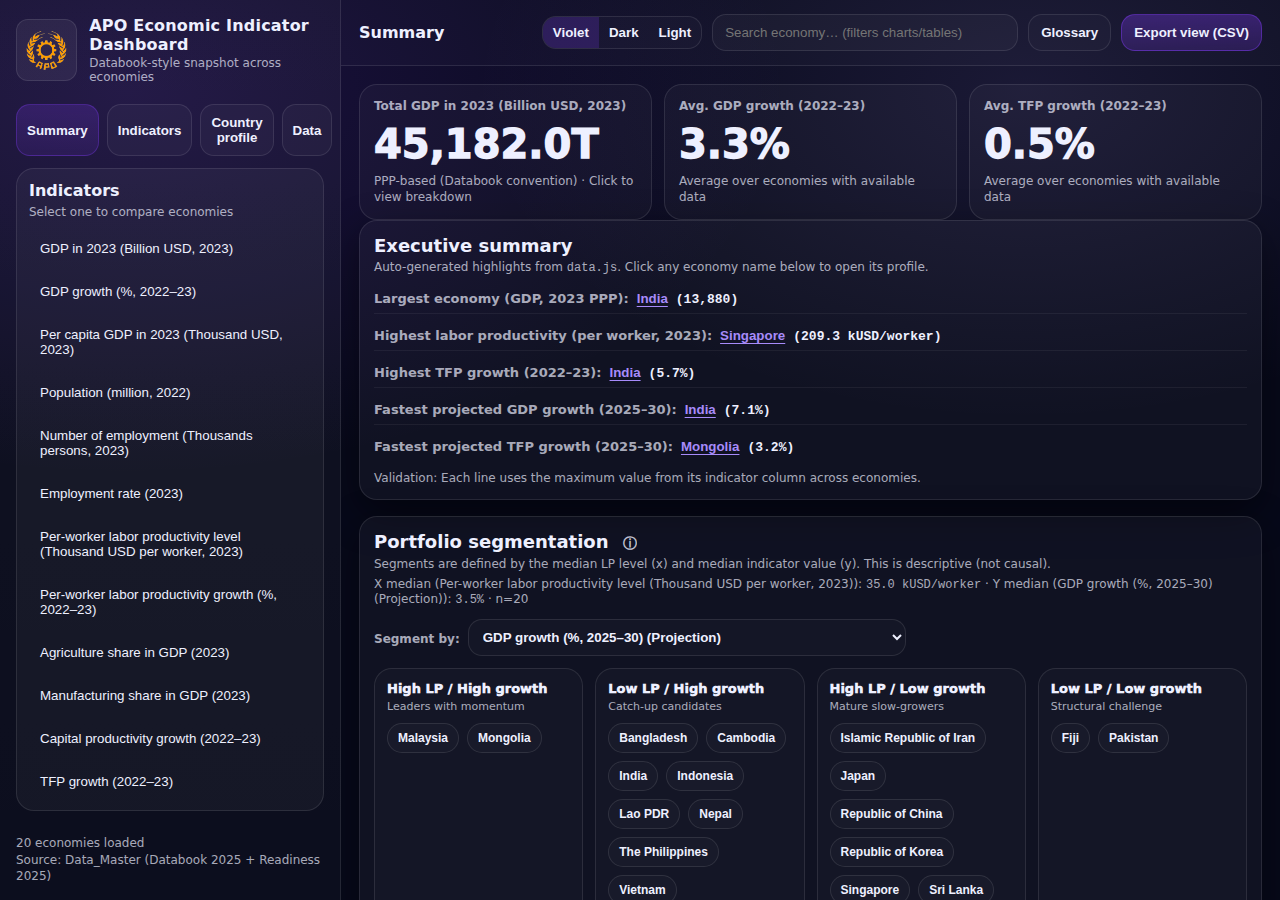
<file: index.html>
<!doctype html>
<html lang="en" data-theme="violet">
<head>
  <meta charset="utf-8"/>
  <meta name="viewport" content="width=device-width,initial-scale=1"/>
  <title>APO Economic Indicator Dashboard</title>
  <link rel="stylesheet" href="styles.css"/>
</head>
<body>
  <div class="app">
    <aside class="sidebar">
      <div class="brand" role="button" tabindex="0" id="brandHome" aria-label="Go to Summary">
        <img src="apo-logo.png" class="logoImg" alt="APO logo"/>
        <div>
          <div class="brandTitle">APO Economic Indicator Dashboard</div>
          <div class="brandSub">Databook-style snapshot across economies</div>
        </div>
      </div>

      <div class="nav">
        <button class="navItem active" data-view="summary">Summary</button>
        <button class="navItem" data-view="indicators">Indicators</button>
        <button class="navItem" data-view="profile">Country profile</button>
        <button class="navItem" data-view="data">Data</button>
      </div>

      <div class="panel" id="indicatorPanel">
        <div class="panelTitle">Indicators</div>
        <div class="panelHint">Select one to compare economies</div>
        <div class="indicatorList" id="indicatorList"></div>
      </div>

      <div class="footer">
        <div><span id="economyCount">—</span> economies loaded</div>
        <div class="muted" id="sourceLabel">Source: Data_Master (Databook 2025 + Readiness 2025)</div>
      </div>
    </aside>

    <main class="main">
      <div class="topbar">
        <div class="crumbs" id="crumbs">Summary</div>
        <div class="topbarRight">
          <div class="seg" id="themeSeg" aria-label="Theme switch">
            <button class="segBtn active" data-theme="violet">Violet</button>
            <button class="segBtn" data-theme="dark">Dark</button>
            <button class="segBtn" data-theme="light">Light</button>
          </div>
          <input class="search" id="searchBox" placeholder="Search economy… (filters charts/tables)"/>
          <button class="btnInlineGhost" id="glossaryBtn">Glossary</button>
          <button class="btnInline" id="exportBtn">Export view (CSV)</button>
        </div>
      </div>

      <div class="content">
        <div class="view" id="view-summary"></div>

        <div class="view hidden" id="view-indicators">
          <div class="card">
            <div class="cardHeader">
              <div>
                <div class="cardTitle" id="indicatorTitle">Indicators</div>
                <div class="cardSub" id="indicatorSub">Please select an indicator from the sidebar.</div>
              </div>
              <div class="controls">
                <div class="seg" id="modeSeg" aria-label="Data / Projection">
                  <button class="segBtn" data-mode="data">Data</button>
                  <button class="segBtn" data-mode="projection">Projection</button>
                  <button class="segBtn active" data-mode="all">All</button>
                </div>
                <select class="select" id="sortSelect" aria-label="Sort order">
                  <option value="highest">Sort: highest → lowest</option>
                  <option value="lowest">Sort: lowest → highest</option>
                  <option value="alpha">Sort: A → Z</option>
                </select>
              </div>
            </div>

            <div class="chartHint" id="chartHint">Please select an indicator.</div>
            <div class="chartArea">
              <div class="barList" id="barList"></div>
            </div>

            <div class="rowBetween">
              <div class="pill" id="tableMeta">—</div>
            </div>
            <div class="tableWrap">
              <table class="table" id="tableView"></table>
            </div>
          </div>
        </div>

        <div class="view hidden" id="view-profile"></div>
        <div class="view hidden" id="view-data"></div>
      </div>
    </main>
  </div>

  <!-- GDP breakdown modal -->
  <div class="modal hidden" id="gdpModal" aria-hidden="true">
    <div class="modalOverlay" id="gdpModalOverlay"></div>
    <div class="modalCard">
      <div class="modalHeader">
        <div>
          <div class="modalTitle" id="gdpModalTitle">GDP (PPP) breakdown — 2023</div>
          <div class="modalSub">Country name + GDP size. Sorted highest → lowest.</div>
        </div>
        <button class="btnInlineGhost" id="gdpModalClose" aria-label="Close">Close</button>
      </div>
      <div class="modalBody" id="gdpModalBody"></div>
    </div>
  </div>

  <!-- Glossary modal -->
  <div class="modal hidden" id="glossaryModal" aria-hidden="true">
    <div class="modalOverlay" id="glossaryModalOverlay"></div>
    <div class="modalCard">
      <div class="modalHeader">
        <div>
          <div class="modalTitle">Glossary</div>
          <div class="modalSub">Definitions used in this dashboard.</div>
        </div>
        <button class="btnInlineGhost" id="glossaryModalClose" aria-label="Close">Close</button>
      </div>
      <div class="modalBody" id="glossaryModalBody"></div>
    </div>
  </div>

  <script src="data.js"></script>
  <script src="app.js"></script>
</body>
</html>
</file>
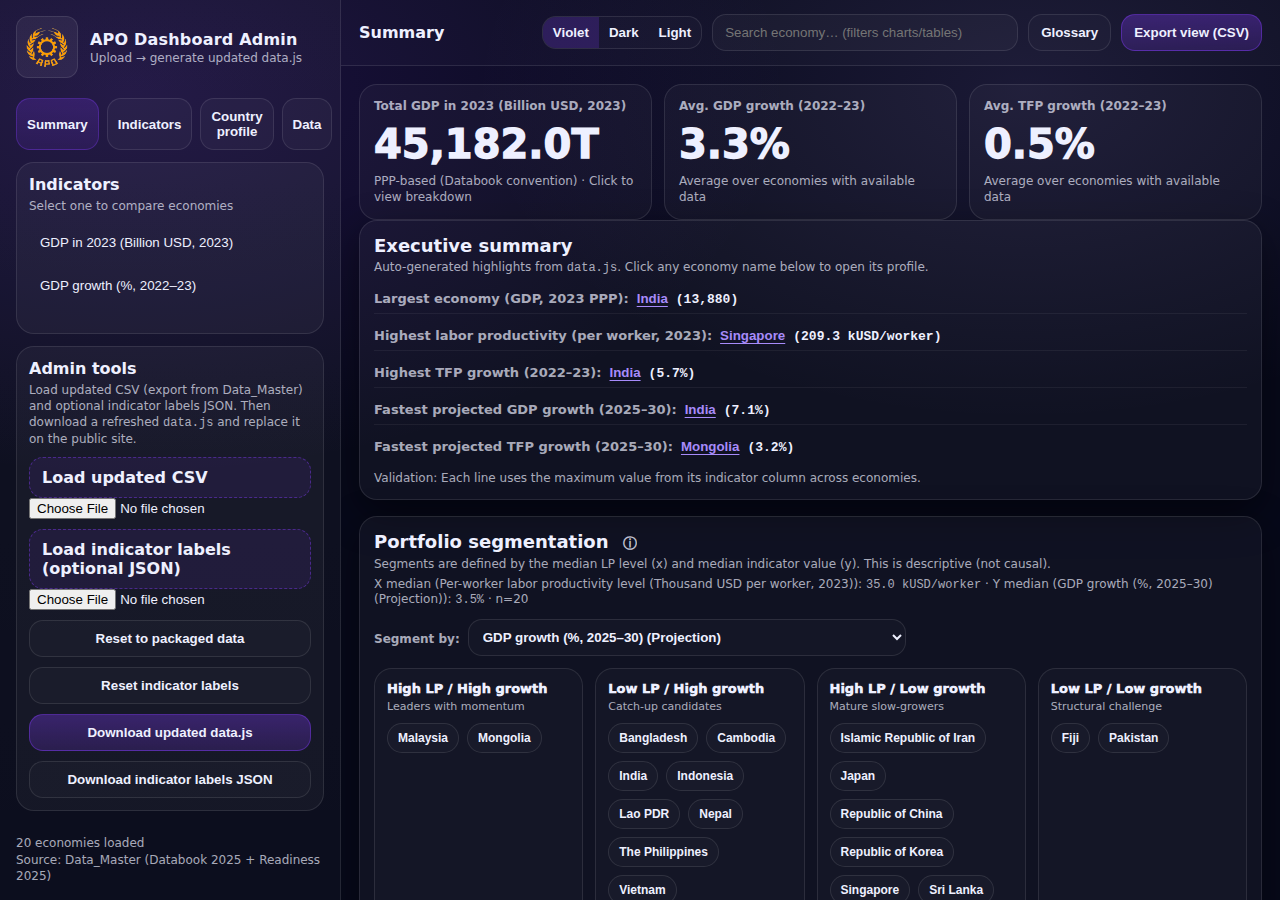
<file: admin.html>
<!doctype html>
<html lang="en" data-theme="violet">
<head>
  <meta charset="utf-8"/>
  <meta name="viewport" content="width=device-width,initial-scale=1"/>
  <title>APO Dashboard Admin</title>
  <link rel="stylesheet" href="styles.css"/>
</head>
<body>
  <script>window.APO_ADMIN = true;</script>

  <div class="app">
    <aside class="sidebar">
      <div class="brand" role="button" tabindex="0" id="brandHome" aria-label="Go to Summary">
        <img src="apo-logo.png" class="logoImg" alt="APO logo"/>
        <div>
          <div class="brandTitle">APO Dashboard Admin</div>
          <div class="brandSub">Upload → generate updated data.js</div>
        </div>
      </div>

      <div class="nav">
        <button class="navItem active" data-view="summary">Summary</button>
        <button class="navItem" data-view="indicators">Indicators</button>
        <button class="navItem" data-view="profile">Country profile</button>
        <button class="navItem" data-view="data">Data</button>
      </div>

      <div class="panel" id="indicatorPanel">
        <div class="panelTitle">Indicators</div>
        <div class="panelHint">Select one to compare economies</div>
        <div class="indicatorList" id="indicatorList"></div>
      </div>

      <div class="panel">
        <div class="panelTitle">Admin tools</div>
        <div class="panelHint">
          Load updated CSV (export from Data_Master) and optional indicator labels JSON.
          Then download a refreshed <span class="mono">data.js</span> and replace it on the public site.
        </div>

        <label class="fileBtn" for="csvInput">Load updated CSV</label>
        <input type="file" id="csvInput" accept=".csv,text/csv"/>

        <label class="fileBtn" for="indicatorJsonInput">Load indicator labels (optional JSON)</label>
        <input type="file" id="indicatorJsonInput" accept=".json,application/json"/>

        <button class="btnGhost" id="resetDataBtn">Reset to packaged data</button>
        <button class="btnGhost" id="resetIndicatorsBtn">Reset indicator labels</button>

        <button class="btn" id="downloadDataJsBtn">Download updated data.js</button>
        <button class="btnGhost" id="downloadIndicatorJsonBtn">Download indicator labels JSON</button>
      </div>

      <div class="footer">
        <div><span id="economyCount">—</span> economies loaded</div>
        <div class="muted" id="sourceLabel">Source: Data_Master (Databook 2025 + Readiness 2025)</div>
      </div>
    </aside>

    <main class="main">
      <div class="topbar">
        <div class="crumbs" id="crumbs">Summary</div>
        <div class="topbarRight">
          <div class="seg" id="themeSeg" aria-label="Theme switch">
            <button class="segBtn active" data-theme="violet">Violet</button>
            <button class="segBtn" data-theme="dark">Dark</button>
            <button class="segBtn" data-theme="light">Light</button>
          </div>
          <input class="search" id="searchBox" placeholder="Search economy… (filters charts/tables)"/>
          <button class="btnInlineGhost" id="glossaryBtn">Glossary</button>
          <button class="btnInline" id="exportBtn">Export view (CSV)</button>
        </div>
      </div>

      <div class="content">
        <div class="view" id="view-summary"></div>

        <div class="view hidden" id="view-indicators">
          <div class="card">
            <div class="cardHeader">
              <div>
                <div class="cardTitle" id="indicatorTitle">Indicators</div>
                <div class="cardSub" id="indicatorSub">Please select an indicator from the sidebar.</div>
              </div>
              <div class="controls">
                <div class="seg" id="modeSeg" aria-label="Data / Projection">
                  <button class="segBtn" data-mode="data">Data</button>
                  <button class="segBtn" data-mode="projection">Projection</button>
                  <button class="segBtn active" data-mode="all">All</button>
                </div>
                <select class="select" id="sortSelect" aria-label="Sort order">
                  <option value="highest">Sort: highest → lowest</option>
                  <option value="lowest">Sort: lowest → highest</option>
                  <option value="alpha">Sort: A → Z</option>
                </select>
              </div>
            </div>

            <div class="chartHint" id="chartHint">Please select an indicator.</div>
            <div class="chartArea">
              <div class="barList" id="barList"></div>
            </div>

            <div class="rowBetween">
              <div class="pill" id="tableMeta">—</div>
            </div>
            <div class="tableWrap">
              <table class="table" id="tableView"></table>
            </div>
          </div>
        </div>

        <div class="view hidden" id="view-profile"></div>
        <div class="view hidden" id="view-data"></div>
      </div>
    </main>
  </div>

  <!-- GDP breakdown modal -->
  <div class="modal hidden" id="gdpModal" aria-hidden="true">
    <div class="modalOverlay" id="gdpModalOverlay"></div>
    <div class="modalCard">
      <div class="modalHeader">
        <div>
          <div class="modalTitle" id="gdpModalTitle">GDP (PPP) breakdown — 2023</div>
          <div class="modalSub">Country name + GDP size. Sorted highest → lowest.</div>
        </div>
        <button class="btnInlineGhost" id="gdpModalClose" aria-label="Close">Close</button>
      </div>
      <div class="modalBody" id="gdpModalBody"></div>
    </div>
  </div>

  <!-- Glossary modal -->
  <div class="modal hidden" id="glossaryModal" aria-hidden="true">
    <div class="modalOverlay" id="glossaryModalOverlay"></div>
    <div class="modalCard">
      <div class="modalHeader">
        <div>
          <div class="modalTitle">Glossary</div>
          <div class="modalSub">Definitions used in this dashboard.</div>
        </div>
        <button class="btnInlineGhost" id="glossaryModalClose" aria-label="Close">Close</button>
      </div>
      <div class="modalBody" id="glossaryModalBody"></div>
    </div>
  </div>

  <script src="data.js"></script>
  <script src="app.js"></script>
</body>
</html>
</file>
<file: styles.css>
/* styles.css - FINAL */
:root{
  --bg:#07091a;
  --panel:rgba(255,255,255,.04);
  --panel2:rgba(255,255,255,.06);
  --border:rgba(255,255,255,.10);
  --text:#eef0ff;
  --muted:rgba(238,240,255,.70);
  --accent:#7c3aed; /* violet */
  --accent2:#a78bfa;
  --shadow:0 14px 40px rgba(0,0,0,.45);
  --radius:18px;
  --mono: ui-monospace, SFMono-Regular, Menlo, Monaco, Consolas, "Liberation Mono", "Courier New", monospace;

  /* Bar colors (distinct: Data vs Projection) */
  --barData1: rgba(124,58,237,.88);
  --barData2: rgba(167,139,250,.62);
  --barProj1: rgba(59,130,246,.82);
  --barProj2: rgba(147,197,253,.58);

  /* Solid modal card background */
  --modalBg: rgba(10,12,30,.96);
}

html,body{height:100%;}
body{
  margin:0;
  font-family: ui-sans-serif, system-ui, -apple-system, Segoe UI, Roboto, Helvetica, Arial;
  background: radial-gradient(1200px 700px at 10% 10%, rgba(124,58,237,.18), transparent 55%),
              radial-gradient(1000px 600px at 80% 10%, rgba(167,139,250,.12), transparent 55%),
              var(--bg);
  color:var(--text);
}

html[data-theme="dark"]{
  --bg:#07070c;
  --panel:rgba(255,255,255,.04);
  --panel2:rgba(255,255,255,.06);
  --border:rgba(255,255,255,.10);
  --text:#f2f2f6;
  --muted:rgba(242,242,246,.70);
  --accent:#22c55e;
  --accent2:#86efac;
  --shadow:0 16px 45px rgba(0,0,0,.55);

  --barData1: rgba(34,197,94,.86);
  --barData2: rgba(134,239,172,.55);
  --barProj1: rgba(245,158,11,.86);
  --barProj2: rgba(253,230,138,.55);

  --modalBg: rgba(8,8,14,.96);
}

html[data-theme="light"]{
  --bg:#f7f8fb;
  --panel:#ffffff;
  --panel2:#f3f4f6;
  --border:rgba(2,6,23,.12);
  --text:#0b1220;
  --muted:rgba(11,18,32,.65);
  --accent:#7c3aed;
  --accent2:#a78bfa;
  --shadow:0 16px 45px rgba(2,6,23,.10);

  --barData1: rgba(124,58,237,.92);
  --barData2: rgba(167,139,250,.62);
  --barProj1: rgba(37,99,235,.86);
  --barProj2: rgba(147,197,253,.62);

  --modalBg: #ffffff;
}

.app{display:flex; height:100vh; overflow:hidden;}
.sidebar{
  width:340px;
  border-right:1px solid var(--border);
  background:linear-gradient(180deg, rgba(255,255,255,.04), rgba(255,255,255,.02));
  display:flex;
  flex-direction:column;
  overflow:hidden;
}

.brand{
  display:flex;
  gap:12px;
  align-items:center;
  padding:16px 16px 10px 16px;
  cursor:pointer;
  user-select:none;
}
.brand:focus{outline:2px solid rgba(124,58,237,.35); outline-offset:2px; border-radius:12px;}
.logoImg{
  width:44px; height:44px;
  border-radius:12px;
  object-fit:contain;
  background:rgba(255,255,255,.06);
  border:1px solid var(--border);
  padding:8px;
}
.brandTitle{font-weight:800; letter-spacing:.2px;}
.brandSub{font-size:12px; color:var(--muted); margin-top:2px;}

.nav{display:flex; gap:8px; padding:10px 16px 12px 16px;}
.navItem{
  flex:1;
  padding:10px 10px;
  border-radius:14px;
  border:1px solid var(--border);
  background:rgba(255,255,255,.03);
  color:var(--text);
  cursor:pointer;
  font-weight:650;
}
.navItem.active{
  background:linear-gradient(180deg, rgba(124,58,237,.22), rgba(124,58,237,.12));
  border-color:rgba(124,58,237,.35);
}

.panel{
  margin:0 16px 12px 16px;
  border:1px solid var(--border);
  border-radius:var(--radius);
  background:var(--panel);
  padding:12px;
}
#indicatorPanel{
  flex:1;
  display:flex;
  flex-direction:column;
  overflow:hidden;
  min-height:0;
}
.panelTitle{font-weight:800;}
.panelHint{font-size:12px; color:var(--muted); margin-top:4px; line-height:1.35;}
.mono{font-family:var(--mono);}

.indicatorList{
  margin-top:10px;
  overflow:auto;
  min-height:0;
  padding-right:4px;
}
.indBtn{
  width:100%;
  text-align:left;
  padding:10px 10px;
  border-radius:12px;
  border:1px solid transparent;
  background:transparent;
  color:var(--text);
  cursor:pointer;
  margin-bottom:6px;
}
.indBtn:hover{background:rgba(255,255,255,.04);}
.indBtn.active{
  background:rgba(124,58,237,.16);
  border-color:rgba(124,58,237,.35);
}

.fileBtn{
  display:block;
  cursor:pointer;
  margin-top:10px;
  padding:10px 12px;
  border-radius:14px;
  border:1px dashed rgba(124,58,237,.45);
  background:rgba(124,58,237,.10);
  color:var(--text);
  font-weight:650;
}

.btnGhost, .btn{
  margin-top:10px;
  width:100%;
  padding:10px 12px;
  border-radius:14px;
  border:1px solid var(--border);
  cursor:pointer;
  font-weight:700;
}
.btnGhost{background:rgba(255,255,255,.02); color:var(--text);}
.btn{
  background:linear-gradient(180deg, rgba(124,58,237,.35), rgba(124,58,237,.20));
  border-color:rgba(124,58,237,.45);
  color:var(--text);
}

.btnInline, .btnInlineGhost{
  padding:10px 12px;
  border-radius:14px;
  border:1px solid var(--border);
  cursor:pointer;
  font-weight:750;
  width:auto;
  margin:0;
  color:var(--text);
}
.btnInline{
  background:linear-gradient(180deg, rgba(124,58,237,.35), rgba(124,58,237,.20));
  border-color:rgba(124,58,237,.45);
}
.btnInlineGhost{
  background:rgba(255,255,255,.02);
}

.footer{
  margin-top:auto;
  padding:12px 16px 16px 16px;
  color:var(--muted);
  font-size:12px;
  line-height:1.35;
}

.main{flex:1; display:flex; flex-direction:column; overflow:hidden;}
.topbar{
  display:flex;
  justify-content:space-between;
  align-items:center;
  gap:12px;
  padding:14px 18px;
  border-bottom:1px solid var(--border);
  background:rgba(255,255,255,.02);
}
.crumbs{font-weight:850;}
.topbarRight{display:flex; align-items:center; gap:10px; flex-wrap:wrap; justify-content:flex-end;}
.search{
  width:280px;
  max-width:45vw;
  padding:10px 12px;
  border-radius:14px;
  border:1px solid var(--border);
  background:rgba(255,255,255,.03);
  color:var(--text);
}

.content{flex:1; overflow:auto; padding:18px;}
.view.hidden{display:none;}

.card{
  border:1px solid var(--border);
  border-radius:var(--radius);
  background:var(--panel);
  box-shadow:var(--shadow);
  padding:14px;
  margin-bottom:16px;
}
.cardHeader{
  display:flex;
  justify-content:space-between;
  gap:12px;
  flex-wrap:wrap;
  align-items:flex-start;
}
.cardTitle{font-weight:900; font-size:18px;}
.cardSub{color:var(--muted); font-size:12px; margin-top:4px;}
.controls{display:flex; gap:8px; flex-wrap:wrap; align-items:center;}

.seg{
  display:flex;
  border:1px solid var(--border);
  background:rgba(255,255,255,.02);
  border-radius:14px;
  overflow:hidden;
}
.segBtn{
  padding:8px 10px;
  border:0;
  background:transparent;
  color:var(--text);
  cursor:pointer;
  font-weight:750;
}
.segBtn.active{background:rgba(124,58,237,.22);}

.select{
  padding:9px 10px;
  border-radius:14px;
  border:1px solid var(--border);
  background:rgba(255,255,255,.02);
  color:var(--text);
  font-weight:700;
}
.select option{
  background:#fff;
  color:#111;
}

.chartHint{margin-top:10px; color:var(--muted); font-size:12px;}
.chartArea{margin-top:10px;}
.barList{margin-top:10px;}

.barRow{
  display:flex;
  gap:10px;
  align-items:center;
  padding:10px 8px;
  border-radius:14px;
}
.barRow:hover{background:rgba(255,255,255,.03);}
.barName{width:210px; min-width:160px; font-weight:750;}

.barTrack{
  flex:1;
  height:10px;
  border-radius:999px;
  background:rgba(255,255,255,.08);
  overflow:hidden;
  border:1px solid rgba(255,255,255,.06);
}
.barFill{height:100%; width:0%;}
.barFillData{background:linear-gradient(90deg, var(--barData1), var(--barData2));}
.barFillProj{background:linear-gradient(90deg, var(--barProj1), var(--barProj2));}

.barTrackDual{
  flex:1;
  border-radius:14px;
  background:rgba(255,255,255,.06);
  border:1px solid rgba(255,255,255,.06);
  padding:4px;
  display:flex;
  flex-direction:column;
  gap:4px;
}
.barLine{
  height:8px;
  border-radius:999px;
  background:rgba(255,255,255,.10);
  overflow:hidden;
}
.barLine .barFill{height:100%;}
.barVal{
  width:140px;
  text-align:right;
  font-family:var(--mono);
  color:var(--text);
}
.barVal.muted{color:var(--muted);}

/* Diverging (negative/positive) bars */
:root{
  --negData1: rgba(244, 63, 94, .86);
  --negData2: rgba(253, 164, 175, .62);
  --negProj1: rgba(251, 113, 133, .80);
  --negProj2: rgba(254, 205, 211, .60);
}
html[data-theme="dark"]{
  --negData1: rgba(251, 113, 133, .86);
  --negData2: rgba(254, 205, 211, .55);
  --negProj1: rgba(245, 158, 11, .82);
  --negProj2: rgba(253, 230, 138, .55);
}
html[data-theme="light"]{
  --negData1: rgba(244, 63, 94, .86);
  --negData2: rgba(253, 164, 175, .62);
  --negProj1: rgba(249, 115, 22, .82);
  --negProj2: rgba(254, 215, 170, .62);
}

/* Replace the old dual-track visuals with diverging lines */
.barTrackDual{
  flex:1;
  border-radius:14px;
  background:rgba(255,255,255,.06);
  border:1px solid rgba(255,255,255,.06);
  padding:6px;
  display:flex;
  flex-direction:column;
  gap:6px;
}

.barAxisLine{
  position:relative;
  height:10px;
  border-radius:999px;
  background:rgba(255,255,255,.10);
  overflow:hidden;
}

.barAxisLine::before{
  content:"";
  position:absolute;
  top:-3px;
  bottom:-3px;
  left: var(--zero, 50%);
  width:1px;
  background:rgba(255,255,255,.20);
}

.barSeg{
  position:absolute;
  top:0;
  height:100%;
  border-radius:999px;
}

/* GDP treemap */
.treemapWrap{
  margin-top: 10px;
  border: 1px solid var(--border);
  border-radius: var(--radius);
  background: rgba(255,255,255,.03);
  overflow: hidden;
}

.treemap{
  position: relative;
  width: 100%;
  height: 520px; /* adjust if you want taller/shorter */
}

.tmNode{
  position: absolute;
  border: 1px solid rgba(255,255,255,.18);
  box-sizing: border-box;
  border-radius: 8px;
  overflow: hidden;
  background: rgba(124,58,237,.25);
}

.tmNode:hover{
  filter: brightness(1.12);
  border-color: rgba(255,255,255,.35);
}

.tmLabel{
  position: absolute;
  inset: 0;
  padding: 8px;
  display: flex;
  flex-direction: column;
  justify-content: space-between;
  gap: 6px;
  pointer-events: none;
}

.tmName{
  font-weight: 900;
  font-size: 13px;
  line-height: 1.2;
  text-shadow: 0 2px 10px rgba(0,0,0,.45);
}

.tmVal{
  font-family: var(--mono);
  font-weight: 800;
  font-size: 12px;
  color: rgba(255,255,255,.85);
  text-shadow: 0 2px 10px rgba(0,0,0,.45);
}

.tmTiny .tmLabel{ display:none; } /* hide labels on tiny rectangles */


/* Data positive/negative */
.barSeg.data.pos{
  background:linear-gradient(90deg, var(--barData1), var(--barData2));
}
.barSeg.data.neg{
  background:linear-gradient(90deg, var(--negData1), var(--negData2));
}

/* Projection positive/negative */
.barSeg.proj.pos{
  background:linear-gradient(90deg, var(--barProj1), var(--barProj2));
}
.barSeg.proj.neg{
  background:linear-gradient(90deg, var(--negProj1), var(--negProj2));
}

.tableWrap{overflow:auto; margin-top:10px; border-radius:14px;}
.table{
  width:100%;
  border-collapse:collapse;
  table-layout:fixed;
  min-width:680px;
}
.table th, .table td{
  padding:10px 10px;
  border-bottom:1px solid var(--border);
  vertical-align:top;
  text-align:left;
}
.table th{color:var(--muted); font-size:12px; letter-spacing:.2px;}
.table td{font-weight:650;}
.table td.num{ text-align:right; font-family:var(--mono); }
.table th.num{ text-align:right; }

/* Data table usability */
.tableWrap { overflow:auto; }

.table thead th{
  position: sticky;
  top: 0;
  z-index: 2;
  background: var(--panel);
  backdrop-filter: blur(6px);
}

/* Clamp long narrative cells */
td.longText{
  white-space: normal !important;
  max-width: 360px;
}
td.longText .clamp{
  display: -webkit-box;
  -webkit-line-clamp: 5;
  -webkit-box-orient: vertical;
  overflow: hidden;
}

.pill{
  padding:8px 10px;
  border-radius:999px;
  border:1px solid var(--border);
  background:rgba(255,255,255,.02);
  color:var(--muted);
  font-size:12px;
  font-weight:750;
}

.rowBetween{
  display:flex;
  justify-content:space-between;
  align-items:center;
  gap:12px;
  margin-top:10px;
}

.grid{
  display:grid;
  grid-template-columns: repeat(12, 1fr);
  gap:12px;
}
.tile{
  grid-column: span 4;
  border:1px solid var(--border);
  border-radius:var(--radius);
  background:rgba(255,255,255,.03);
  padding:14px;
}
.tile.clickable{cursor:pointer;}
.tile.clickable:hover{background:rgba(124,58,237,.10); border-color:rgba(124,58,237,.30);}
.tileLabel{color:var(--muted); font-size:12px; font-weight:800;}
.tileValue{font-size:40px; font-weight:950; margin-top:8px;}
.tileSub{color:var(--muted); font-size:12px; margin-top:6px; line-height:1.35;}

.empty{
  padding:14px;
  border:1px dashed var(--border);
  border-radius:var(--radius);
  color:var(--muted);
  background:rgba(255,255,255,.02);
}

.hidden{display:none !important;}

/* Modal: solid + non-distracting */
.modal{
  position:fixed;
  inset:0;
  display:flex;
  align-items:center;
  justify-content:center;
  z-index:50;
}
.modalOverlay{
  position:absolute; inset:0;
  background:rgba(0,0,0,.78);
  backdrop-filter: blur(2px);
}
.modalCard{
  position:relative;
  width:min(980px, 92vw);
  max-height:86vh;
  overflow:hidden;
  background:var(--modalBg);
  border:1px solid var(--border);
  border-radius:var(--radius);
  box-shadow:var(--shadow);
  display:flex;
  flex-direction:column;
}
.modalHeader{
  padding:14px;
  display:flex;
  justify-content:space-between;
  align-items:flex-start;
  gap:10px;
  border-bottom:1px solid var(--border);
}
.modalTitle{font-weight:950; font-size:16px;}
.modalSub{color:var(--muted); font-size:12px; margin-top:4px;}
.modalBody{padding:14px; overflow:auto;}

/* Country profile layout */
.profileHeader{
  display:flex;
  justify-content:space-between;
  align-items:flex-start;
  gap:14px;
  flex-wrap:wrap;
  margin-bottom:12px;
}
.profileName{
  font-size:28px;
  font-weight:950;
  letter-spacing:.2px;
}
.profileSubtitle{
  margin-top:6px;
  color:var(--muted);
  font-size:12px;
  line-height:1.4;
}
.profileGrid{
  display:grid;
  grid-template-columns: 1.1fr .9fr;
  gap:12px;
  align-items:start;
}
.profileRightStack{display:flex; flex-direction:column; gap:12px;}
.textBlock{
  white-space:pre-wrap;
  line-height:1.55;
  color:var(--text);
  font-weight:550;
}
@media (max-width: 980px){
  .profileGrid{grid-template-columns:1fr;}
}

/* -------- Summary enhancements (cards, rankings, quadrant, distributions) -------- */
.chipRow{display:flex; flex-wrap:wrap; gap:8px; align-items:center;}
.chip{
  display:flex; gap:10px; align-items:center;
  padding:10px 12px;
  border-radius:999px;
  border:1px solid var(--border);
  background:rgba(255,255,255,0.02);
  color:var(--text);
  cursor:pointer;
}
.chip:disabled{opacity:.5; cursor:not-allowed;}
.chipK{color:var(--muted); font-weight:700; font-size:12px;}
.chipV{font-weight:850; font-size:12px;}

.summary2col{display:grid; grid-template-columns:1fr 1fr; gap:12px; margin-top:12px;}
@media (max-width: 980px){.summary2col{grid-template-columns:1fr;}}

.kpiGrid{display:grid; grid-template-columns:repeat(3, 1fr); gap:10px; margin-top:10px;}
@media (max-width: 980px){.kpiGrid{grid-template-columns:repeat(2, 1fr);}}
.kpi{border:1px solid var(--border); border-radius:var(--radius); padding:12px; background:rgba(255,255,255,0.02);}
.kpiK{color:var(--muted); font-size:12px; font-weight:750;}
.kpiV{font-size:26px; font-weight:950; margin-top:6px;}
.kpiS{color:var(--muted); font-size:12px; margin-top:2px;}

.gapGrid{display:grid; grid-template-columns:1fr 1fr 1fr; gap:10px; margin-top:10px;}
@media (max-width: 980px){.gapGrid{grid-template-columns:1fr;}}
.gapBox{border:1px solid var(--border); border-radius:var(--radius); padding:12px; background:rgba(255,255,255,0.02);}
.gapK{color:var(--muted); font-size:12px; font-weight:750;}
.gapV{font-size:18px; font-weight:950; margin-top:6px;}
.gapS{color:var(--muted); font-size:12px; margin-top:4px;}

.rankGrid{display:grid; grid-template-columns:1fr 1fr; gap:12px; margin-top:12px;}
@media (max-width: 980px){.rankGrid{grid-template-columns:1fr;}}
.rankCard{border:1px solid var(--border); border-radius:var(--radius); background:rgba(255,255,255,0.02); padding:12px;}
.rankHeader{display:flex; justify-content:space-between; align-items:flex-end; gap:10px; margin-bottom:10px;}
.rankTitle{font-weight:950; font-size:13px;}
.rankMeta{color:var(--muted); font-size:11px;}
.rankCols{display:grid; grid-template-columns:1fr 1fr; gap:12px;}
.rankColTitle{color:var(--muted); font-weight:850; font-size:11px; margin-bottom:8px; letter-spacing:.2px;}
.rankItem{display:grid; grid-template-columns:18px 1fr auto 90px; gap:8px; align-items:center; padding:6px 6px; border-radius:10px; cursor:pointer;}
.rankItem:hover{background:rgba(255,255,255,0.04);}
.rankNum{color:var(--muted); font-weight:850; font-size:11px;}
.rankName{font-weight:750; font-size:12px; overflow:hidden; text-overflow:ellipsis; white-space:nowrap;}
.rankVal{font-weight:850; font-size:12px;}
.rankBarWrap{height:8px; border-radius:999px; background:rgba(255,255,255,0.06); overflow:hidden;}
.rankBar{height:100%; border-radius:999px; background:linear-gradient(90deg, rgba(130,87,255,.45), rgba(181,129,255,.85));}
.rankEmpty{color:var(--muted); font-size:12px; padding:8px 0;}

.quadSvg{width:100%; height:auto; margin-top:10px; border:1px solid var(--border); border-radius:var(--radius); background:rgba(255,255,255,0.01);}
.qAxis{stroke:rgba(255,255,255,0.32); stroke-width:1;}
.qMid{stroke:rgba(255,255,255,0.12); stroke-width:1; stroke-dasharray:4 4;}
.qLabel{fill:rgba(255,255,255,0.55); font-size:12px; font-weight:800;}
.qDot{fill:rgba(181,129,255,0.55); stroke:rgba(220,220,255,0.55); stroke-width:1; cursor:pointer;}
.qDot:hover{fill:rgba(181,129,255,0.8);}

.distBlock{margin-top:10px; border:1px solid var(--border); border-radius:var(--radius); padding:10px; background:rgba(255,255,255,0.02);}
.distTitle{font-weight:900; font-size:12px; margin-bottom:8px;}
.distRow{display:grid; grid-template-columns:70px 1fr auto; gap:10px; align-items:center; padding:6px 0;}
.distLabel{color:var(--muted); font-size:12px; font-weight:750;}
.distBar{height:8px; border-radius:999px; background:rgba(255,255,255,0.06); overflow:hidden;}
.distFill{height:100%; border-radius:999px; background:linear-gradient(90deg, rgba(130,87,255,.35), rgba(181,129,255,.85));}
.distVal{font-weight:850; font-size:12px;}

/* -------- Summary additions (Executive summary / Portfolio segmentation / Comparator / Concentration risk) -------- */
.execList{ margin-top:10px; display:flex; flex-direction:column; gap:8px; }
.execLine{ display:flex; align-items:baseline; gap:8px; flex-wrap:wrap; padding:6px 0; border-bottom:1px solid rgba(255,255,255,0.06); }
.execLine:last-child{ border-bottom:0; }
.execK{ color:var(--muted); font-weight:850; font-size:13px; }
.execV{ font-weight:900; font-size:13px; }

.textLink{ padding:0; border:0; background:transparent; color:var(--accent2); font-weight:900; cursor:pointer; text-decoration:underline; text-underline-offset:3px; }
.textLink:hover{ filter:brightness(1.1); }

.portSegGrid{ margin-top:12px; display:grid; grid-template-columns:repeat(4, 1fr); gap:12px; }
.portSegBox{ border:1px solid var(--border); border-radius:var(--radius); background:rgba(255,255,255,0.02); padding:12px; min-height:120px; }
.portSegTitle{ font-weight:950; font-size:13px; }
.portSegSub{ color:var(--muted); font-size:11px; margin-top:4px; }
.portSegChips{ margin-top:10px; display:flex; flex-wrap:wrap; gap:8px; }
.segChip{ padding:7px 10px; border-radius:999px; border:1px solid var(--border); background:rgba(255,255,255,0.02); color:var(--text); font-weight:850; font-size:12px; cursor:pointer; }
.segChip:hover{ background:rgba(255,255,255,0.04); }

.fcForm{ margin-top:12px; display:grid; grid-template-columns:2fr 1fr 1fr; gap:10px; align-items:end; }
.fcFieldLabel{ color:var(--muted); font-size:12px; font-weight:800; margin-bottom:6px; }
.fcCompare{ margin-top:12px; display:grid; grid-template-columns:1fr 1fr; gap:12px; }
.fcPanel{ border:1px solid var(--border); border-radius:var(--radius); background:rgba(255,255,255,0.02); padding:12px; }
.fcPanelTitle{ color:var(--muted); font-size:12px; font-weight:850; }
.fcName{ display:inline-block; margin-top:6px; }
.fcValue{ margin-top:8px; font-size:28px; font-weight:950; }
.fcRank{ margin-top:4px; color:var(--muted); font-size:12px; }
.fcMetrics{ margin-top:12px; display:grid; grid-template-columns:repeat(3, 1fr); gap:10px; }
.fcMetric{ border:1px solid var(--border); border-radius:var(--radius); background:rgba(255,255,255,0.02); padding:10px; }
.fcMetricK{ color:var(--muted); font-size:12px; font-weight:850; }
.fcMetricV{ margin-top:6px; font-size:18px; font-weight:950; }
.fcMetricS{ margin-top:6px; color:var(--muted); font-size:11px; }

.riskGrid{ margin-top:10px; display:grid; grid-template-columns:repeat(5, 1fr); gap:10px; }
.riskTile{ border:1px solid var(--border); border-radius:var(--radius); background:rgba(255,255,255,0.02); padding:12px; }
.riskK{ color:var(--muted); font-size:12px; font-weight:850; }
.riskV{ margin-top:8px; font-size:22px; font-weight:950; }
.riskS{ margin-top:6px; color:var(--muted); font-size:11px; }

@media(max-width: 980px){
  .portSegGrid{ grid-template-columns:1fr; }
  .fcForm{ grid-template-columns:1fr; }
  .fcCompare{ grid-template-columns:1fr; }
  .fcMetrics{ grid-template-columns:1fr; }
  .riskGrid{ grid-template-columns:repeat(2, 1fr); }
}
</file>
